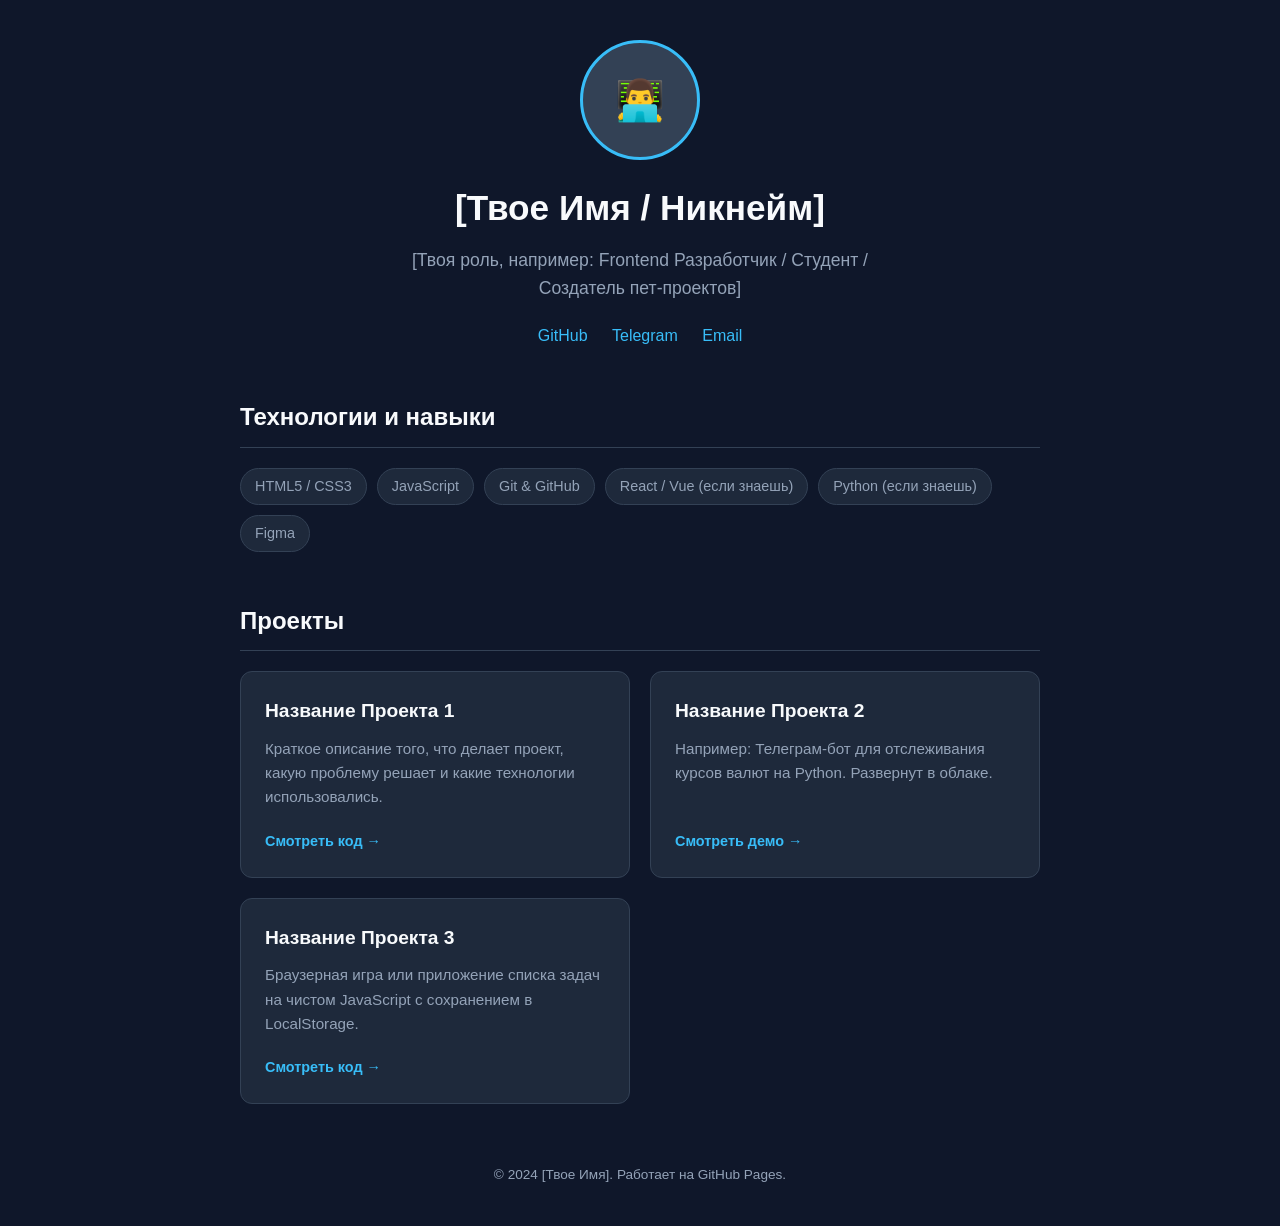
<file: Untitled-1.html>
<!DOCTYPE html>
<html lang="ru">
<head>
    <meta charset="UTF-8">
    <meta name="viewport" content="width=device-width, initial-scale=1.0">
    <title>Портфолио | [Твое Имя]</title>
    <style>
        :root {
            --bg-color: #0f172a;
            --card-bg: #1e293b;
            --text-main: #f8fafc;
            --text-muted: #94a3b8;
            --accent: #38bdf8;
        }

        * {
            box-sizing: border-box;
            margin: 0;
            padding: 0;
            font-family: -apple-system, BlinkMacSystemFont, "Segoe UI", Roboto, sans-serif;
        }

        body {
            background-color: var(--bg-color);
            color: var(--text-main);
            line-height: 1.6;
            padding: 40px 20px;
        }

        .container {
            max-width: 800px;
            margin: 0 auto;
        }

        /* Hero секция */
        header {
            text-align: center;
            margin-bottom: 50px;
        }

        .avatar {
            width: 120px;
            height: 120px;
            border-radius: 50%;
            background: #334155;
            margin: 0 auto 20px;
            display: flex;
            align-items: center;
            justify-content: center;
            font-size: 40px;
            border: 3px solid var(--accent);
            overflow: hidden;
        }

        .avatar img {
            width: 100%;
            height: 100%;
            object-fit: cover;
        }

        h1 {
            font-size: 2.2rem;
            margin-bottom: 10px;
        }

        p.subtitle {
            color: var(--text-muted);
            font-size: 1.1rem;
            max-width: 500px;
            margin: 0 auto 20px;
        }

        .socials a {
            color: var(--accent);
            text-decoration: none;
            margin: 0 10px;
            font-weight: 500;
            transition: opacity 0.2s;
        }

        .socials a:hover {
            opacity: 0.8;
            text-decoration: underline;
        }

        /* Навыки */
        .skills-section {
            margin-bottom: 50px;
        }

        h2 {
            font-size: 1.5rem;
            margin-bottom: 20px;
            border-bottom: 1px solid #334155;
            padding-bottom: 10px;
        }

        .skills-list {
            display: flex;
            flex-wrap: wrap;
            gap: 10px;
        }

        .skill-tag {
            background-color: var(--card-bg);
            padding: 6px 14px;
            border-radius: 20px;
            font-size: 0.9rem;
            border: 1px solid #334155;
            color: var(--text-muted);
        }

        /* Проекты */
        .projects-grid {
            display: grid;
            grid-template-columns: 1fr;
            gap: 20px;
        }

        @media (min-width: 600px) {
            .projects-grid {
                grid-template-columns: 1fr 1fr;
            }
        }

        .project-card {
            background-color: var(--card-bg);
            border: 1px solid #334155;
            border-radius: 12px;
            padding: 24px;
            display: flex;
            flex-direction: column;
            justify-content: space-between;
            transition: transform 0.2s, border-color 0.2s;
        }

        .project-card:hover {
            transform: translateY(-4px);
            border-color: var(--accent);
        }

        .project-card h3 {
            margin-bottom: 10px;
            font-size: 1.2rem;
        }

        .project-card p {
            color: var(--text-muted);
            font-size: 0.95rem;
            margin-bottom: 20px;
        }

        .project-link {
            color: var(--accent);
            text-decoration: none;
            font-size: 0.9rem;
            font-weight: bold;
            display: inline-flex;
            align-items: center;
            gap: 5px;
        }

        /* Футер */
        footer {
            text-align: center;
            margin-top: 60px;
            color: var(--text-muted);
            font-size: 0.85rem;
        }
    </style>
</head>
<body>

    <div class="container">
        <!-- Шапка -->
        <header>
            <div class="avatar">
                <!-- Можно вставить ссылку на фото: <img src="avatar.jpg" alt="avatar"> -->
                👨‍💻
            </div>
            <h1>[Твое Имя / Никнейм]</h1>
            <p class="subtitle">[Твоя роль, например: Frontend Разработчик / Студент / Создатель пет-проектов]</p>
            <div class="socials">
                <a href="https://github.com/[твой-ник]" target="_blank">GitHub</a>
                <a href="https://t.me/[твой-тг]" target="_blank">Telegram</a>
                <a href="mailto:[твой-email]@example.com">Email</a>
            </div>
        </header>

        <!-- Стек технологий -->
        <section class="skills-section">
            <h2>Технологии и навыки</h2>
            <div class="skills-list">
                <span class="skill-tag">HTML5 / CSS3</span>
                <span class="skill-tag">JavaScript</span>
                <span class="skill-tag">Git & GitHub</span>
                <span class="skill-tag">React / Vue (если знаешь)</span>
                <span class="skill-tag">Python (если знаешь)</span>
                <span class="skill-tag">Figma</span>
            </div>
        </section>

        <!-- Проекты -->
        <section>
            <h2>Проекты</h2>
            <div class="projects-grid">
                
                <!-- Проект 1 -->
                <div class="project-card">
                    <div>
                        <h3>Название Проекта 1</h3>
                        <p>Краткое описание того, что делает проект, какую проблему решает и какие технологии использовались.</p>
                    </div>
                    <a href="https://github.com/..." class="project-link" target="_blank">Смотреть код &rarr;</a>
                </div>

                <!-- Проект 2 -->
                <div class="project-card">
                    <div>
                        <h3>Название Проекта 2</h3>
                        <p>Например: Телеграм-бот для отслеживания курсов валют на Python. Развернут в облаке.</p>
                    </div>
                    <a href="https://github.com/..." class="project-link" target="_blank">Смотреть демо &rarr;</a>
                </div>

                <!-- Проект 3 -->
                <div class="project-card">
                    <div>
                        <h3>Название Проекта 3</h3>
                        <p>Браузерная игра или приложение списка задач на чистом JavaScript с сохранением в LocalStorage.</p>
                    </div>
                    <a href="https://github.com/..." class="project-link" target="_blank">Смотреть код &rarr;</a>
                </div>

            </div>
        </section>

        <!-- Подвал -->
        <footer>
            <p>© 2024 [Твое Имя]. Работает на GitHub Pages.</p>
        </footer>
    </div>

</body>
</html>
</file>
